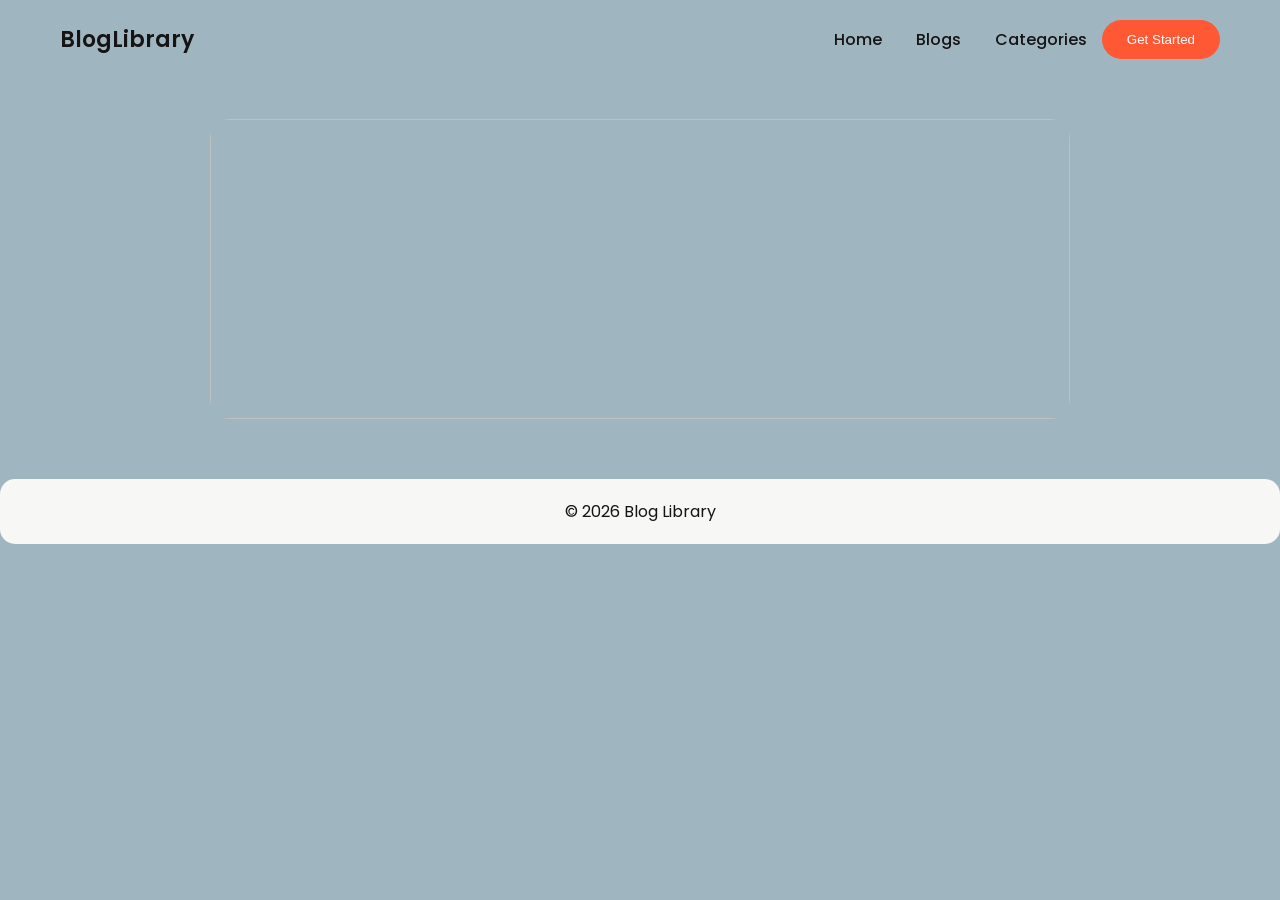
<file: Frontend/html/blog.html>
<!DOCTYPE html>
<html lang="en">
<head>
    <meta charset="UTF-8">
    <meta name="viewport" content="width=device-width, initial-scale=1.0">
    <title>Blog | Blog Library</title>

    <link rel="stylesheet" href="../css/style.css">
    <link href="https://fonts.googleapis.com/css2?family=Poppins:wght@300;400;600&display=swap" rel="stylesheet">
</head>

<body>

    <!-- Navbar -->
    <div id="navbar"></div>

    <!-- Blog Section -->
    <section class="blog-view">

        <h1 id="blogTitle"></h1>

        <p id="blogMeta"></p>

        <div class="blog-thumbnail">
            <img id="blogImage">
        </div>

        <div id="blogContent" class="blog-content"></div>

    </section>

    <!-- Footer -->
    <footer>
        <p>© 2026 Blog Library</p>
    </footer>

    <!-- Load Navbar -->
    <script>
        fetch("../components/navbar.html")
            .then(res => res.text())
            .then(data => {
                document.getElementById("navbar").innerHTML = data;
            });
    </script>

    <script src="../js/blog.js"></script>
     <script src="../js/auth.js"></script>

</body>
</html>
</file>
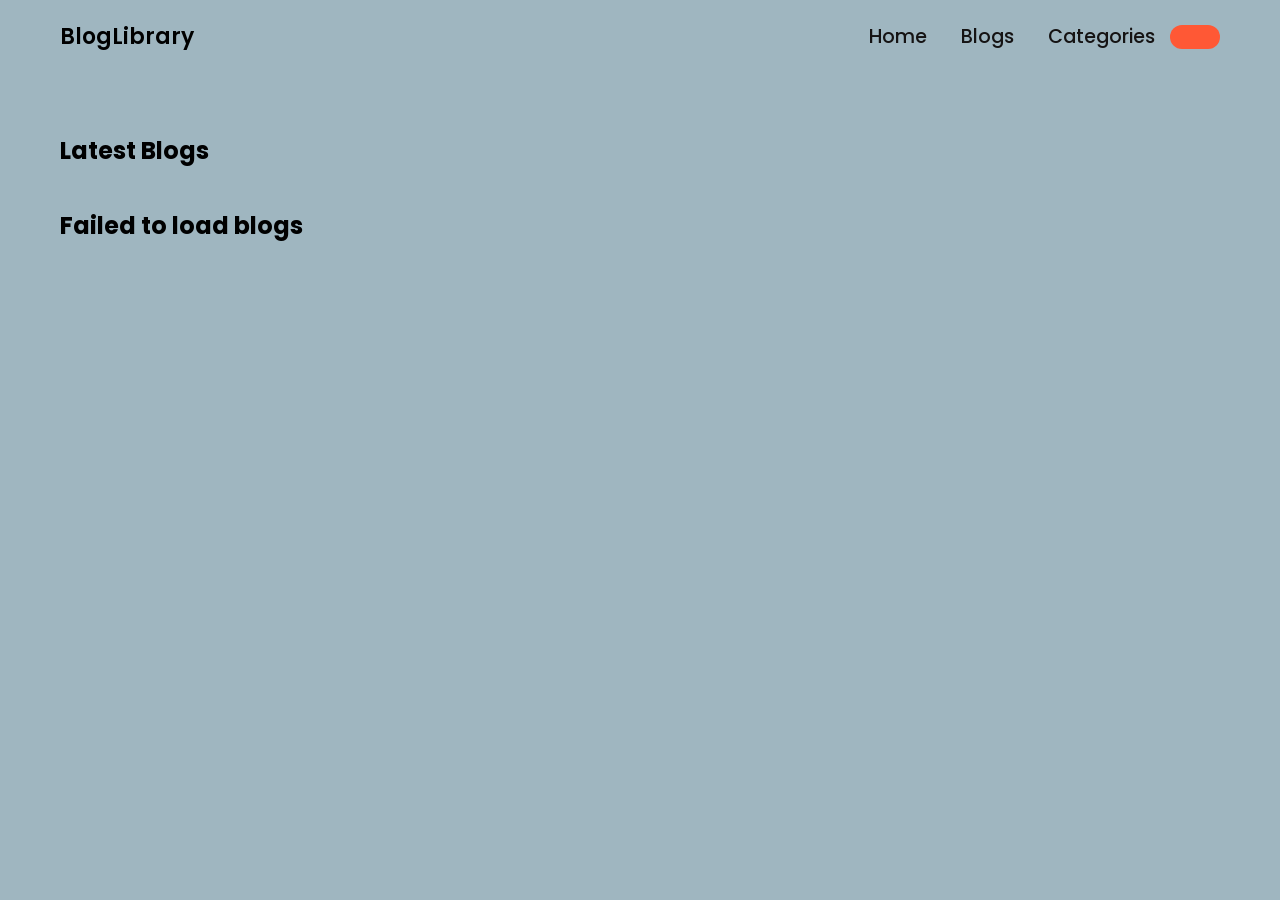
<file: Frontend/html/blogs.html>
<!DOCTYPE html>
<html lang="en">
<head>
    <meta charset="UTF-8">
    <meta name="viewport" content="width=device-width, initial-scale=1.0">
    <title>Blogs | Blog Library</title>

    <link rel="stylesheet" href="../css/blogs.css">
    <link href="https://fonts.googleapis.com/css2?family=Poppins:wght@300;400;600&display=swap" rel="stylesheet">
</head>

<body>

    <div id="navbar"></div>

    <section class="blogs-container">
        <h2>Latest Blogs</h2>

        <div id="blog-list" class="blog-grid">
            <!-- Default cards (fallback) -->
            <div class="blog-card">
                <img src="../assets/ram.png">
                <h3>Ram crisis</h3>
            </div>

            <div class="blog-card">
                <img src="../assets/dlss.png">
                <h3>DLSS five</h3>
            </div>

            <div class="blog-card">
                <img src="../assets/bali.png">
                <h3>Vacation in Bali</h3>
            </div>

            <div class="blog-card">
                <img src="../assets/mustang.png">
                <h3>Mustang GT</h3>
            </div>

            <div class="blog-card">
                <img src="../assets/laptop.png">
                <h3>How to repair a laptop?</h3>
            </div>
        </div>
    </section>
<!-- Navbar Load -->
    <script>
        fetch("../components/navbar.html")
            .then(res => res.text())
            .then(data => {
                document.getElementById("navbar").innerHTML = data;
            });
    </script>
    <script src="../js/blogs.js"></script>
    <script src="../js/loadComponents.js"></script>
<script src="../js/auth.js"></script>

</body>
</html>
</file>
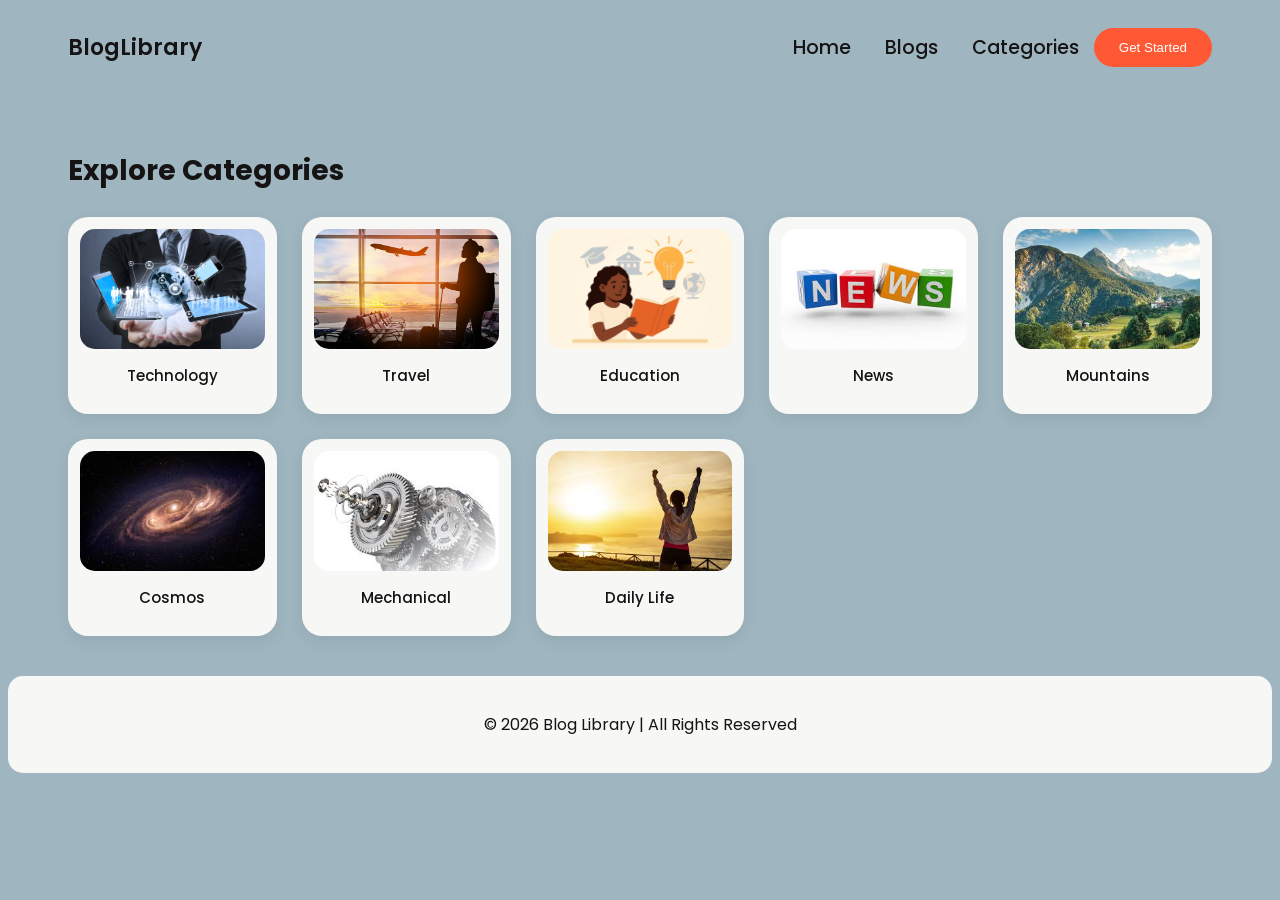
<file: Frontend/html/categories.html>
<!DOCTYPE html>
<html lang="en">
<head>
    <meta charset="UTF-8">
    <meta name="viewport" content="width=device-width, initial-scale=1.0">
    <title>Categories | Blog Library</title>
<link rel="stylesheet" href="../css/categories.css">

    <link href="https://fonts.googleapis.com/css2?family=Poppins:wght@300;400;600&display=swap" rel="stylesheet">
</head>

<body>

    <!-- Navbar -->
    <div id="navbar"></div>

    <!-- Page Heading -->
    <section class="categories-page">
        <h1>Explore Categories</h1>

        <div class="categories-grid" id="allCategories"></div>
    </section>

    <!-- Footer -->
    <footer>
        <p>© 2026 Blog Library | All Rights Reserved</p>
    </footer>

    <!-- Navbar Load -->
    <script>
        fetch("../components/navbar.html")
            .then(res => res.text())
            .then(data => {
                document.getElementById("navbar").innerHTML = data;
            });
    </script>
<script src="../js/auth.js"></script>
    <script src="../js/categories.js"></script>

</body>
</html>
</file>
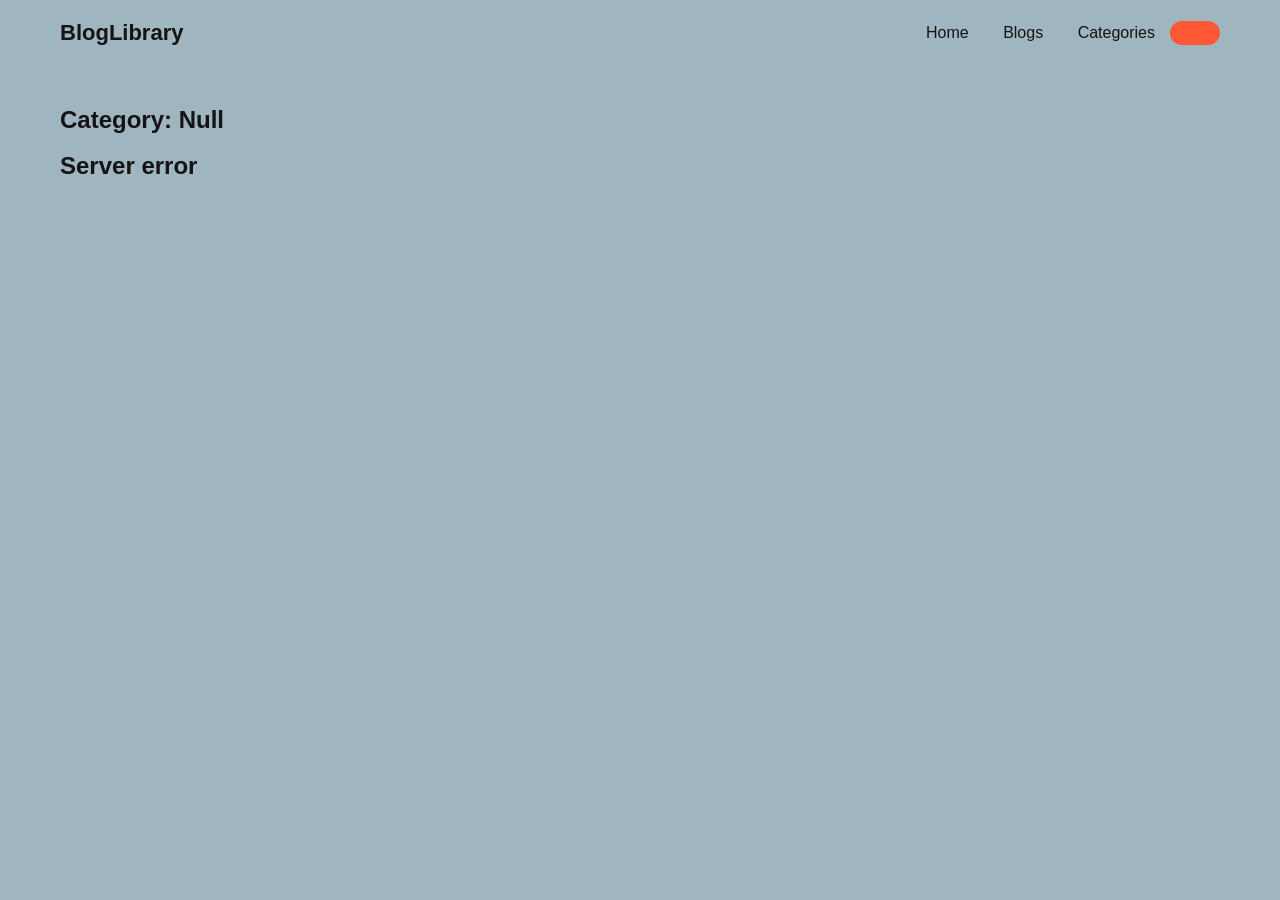
<file: Frontend/html/category-blogs.html>
<!DOCTYPE html>
<html lang="en">
<head>
    <meta charset="UTF-8">
    <title>Category Blogs</title>
    <link rel="stylesheet" href="../css/style.css">
</head>

<body>

    <div id="navbar"></div>

    <section>
        <h2 id="categoryTitle">Blogs</h2>
        <br>
        <div class="blog-container" id="blog-list"></div>
    </section>
<!-- Navbar Load -->
    <script>
        fetch("../components/navbar.html")
            .then(res => res.text())
            .then(data => {
                document.getElementById("navbar").innerHTML = data;
            });
    </script>
    <script src="../js/categoryBlogs.js"></script>
    <script src="../js/auth.js"></script>

</body>
</html>
</file>
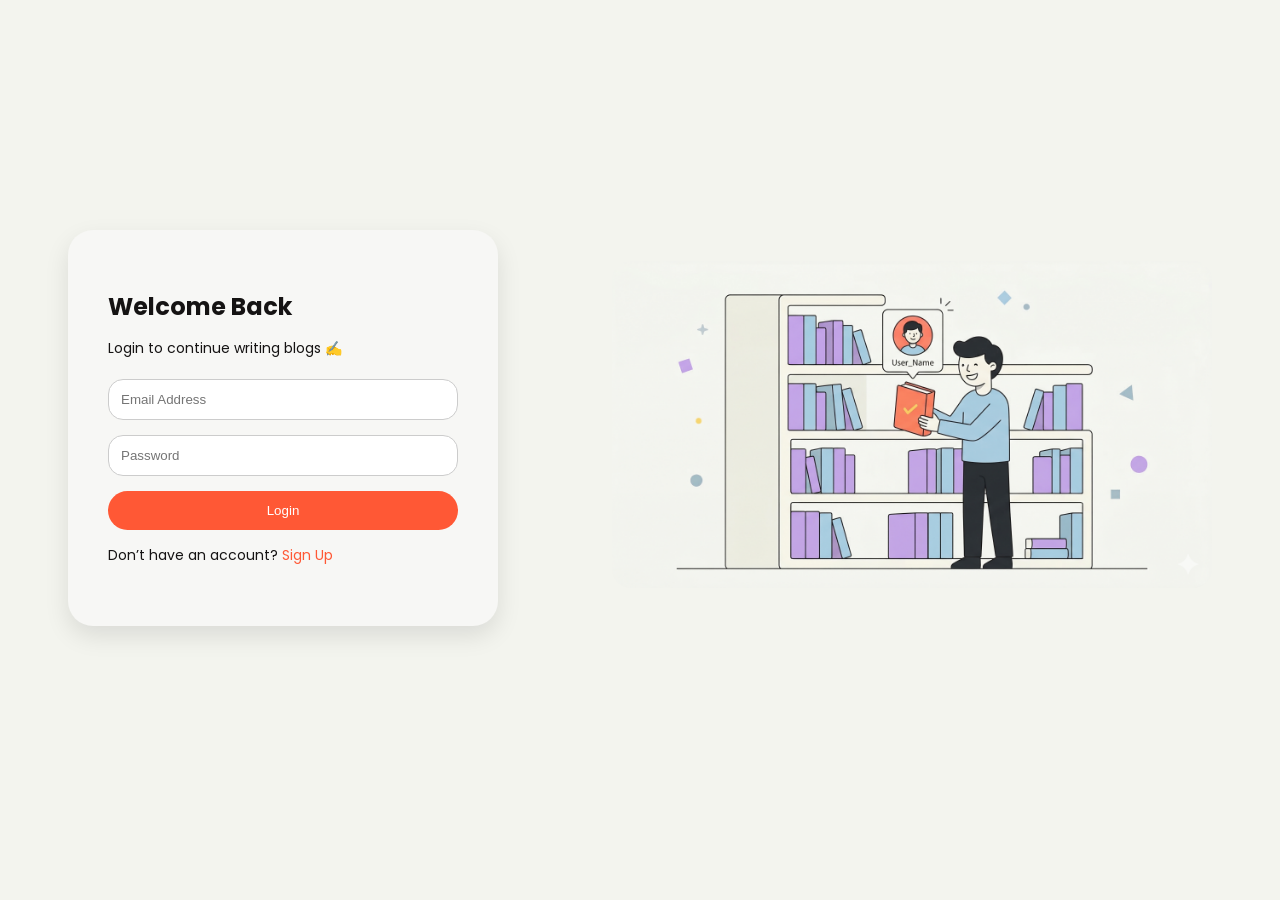
<file: Frontend/html/login.html>
<!DOCTYPE html>
<html lang="en">
<head>
    <meta charset="UTF-8">
    <meta name="viewport" content="width=device-width, initial-scale=1.0">
    <title>Login | Blog Library</title>

    <link rel="stylesheet" href="../css/form.css">
    <link href="https://fonts.googleapis.com/css2?family=Poppins:wght@300;400;600&display=swap" rel="stylesheet">
</head>

<body>

    <!-- <div id="navbar"></div> -->

    <section class="signup-container">

        <div class="signup-form">
            <h2>Welcome Back</h2>
            <p>Login to continue writing blogs ✍️</p>

            <form id="loginForm">
                <input type="email" id="email" placeholder="Email Address" required>
                <input type="password" id="password" placeholder="Password" required>

                <button type="submit" class="btn-primary">Login</button>
            </form>

            <p class="login-link">
                Don’t have an account? <a href="signup.html">Sign Up</a>
            </p>
        </div>

        <div class="signup-image">
            <img src="../assets/signup.png" alt="Login Illustration">
        </div>

    </section>

    <script src="../js/loadComponents.js"></script>
    <script src="../js/login.js"></script>
    <script src="../js/auth.js"></script>

</body>
</html>
</file>
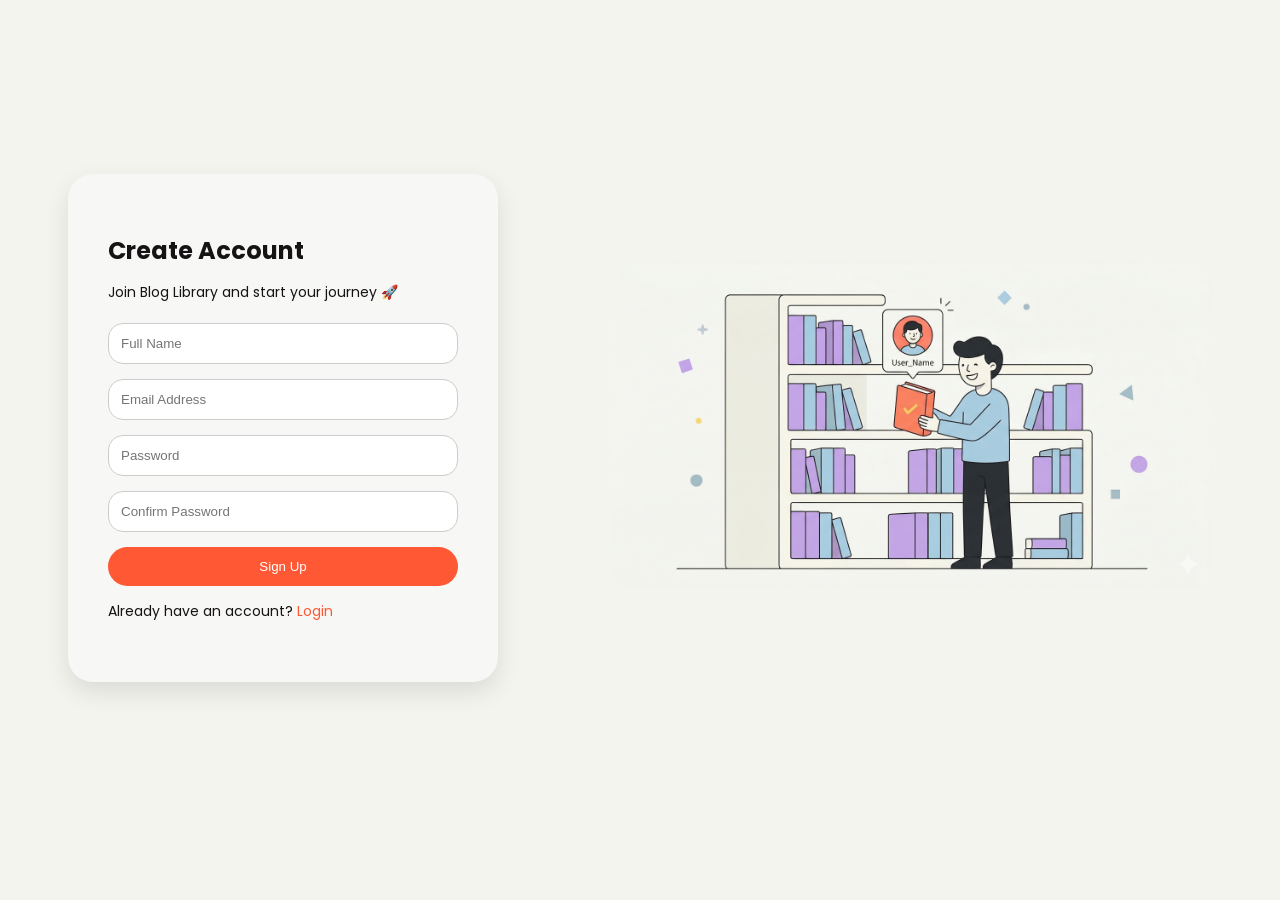
<file: Frontend/html/signup.html>
<!DOCTYPE html>
<html lang="en">
<head>
    <meta charset="UTF-8">
    <meta name="viewport" content="width=device-width, initial-scale=1.0">
    <title>Signup | Blog Library</title>
    <link rel="stylesheet" href="../css/form.css">

    <!-- Google Font -->
    <link href="https://fonts.googleapis.com/css2?family=Poppins:wght@300;400;600&display=swap" rel="stylesheet">
</head>

<body>

    <!--  Navbar -->
    <!-- <div id="navbar"></div> -->

    <!--  Signup Section -->
    <section class="signup-container">

        <!-- Left Side (Form) -->
        <div class="signup-form">
            <h2>Create Account</h2>
            <p>Join Blog Library and start your journey 🚀</p>

            <form id="signupForm">
    <input type="text" id="name" placeholder="Full Name" required>
    <input type="email" id="email" placeholder="Email Address" required>
    <input type="password" id="password" placeholder="Password" required>
    <input type="password" id="confirmPassword" placeholder="Confirm Password" required>

    <button type="submit" class="btn-primary">Sign Up</button>
</form>

            <p class="login-link">
                Already have an account? <a href="login.html">Login</a>
            </p>
        </div>

        <!-- Right Side (Image Placeholder) -->
        <div class="signup-image">
            <img src="../assets/signup.png" alt="Signup Illustration">
        </div>

    </section>

    <!--  Load Navbar -->
    <!-- <script>
        fetch("../components/navbar.html")
            .then(res => res.text())
            .then(data => {
                document.getElementById("navbar").innerHTML = data;
            });
    </script> -->
    <script src="../js/signup.js"></script>
    <script src="../js/loadComponents.js"></script>
<script src="../js/auth.js"></script>
    

</body>
</html>
</file>
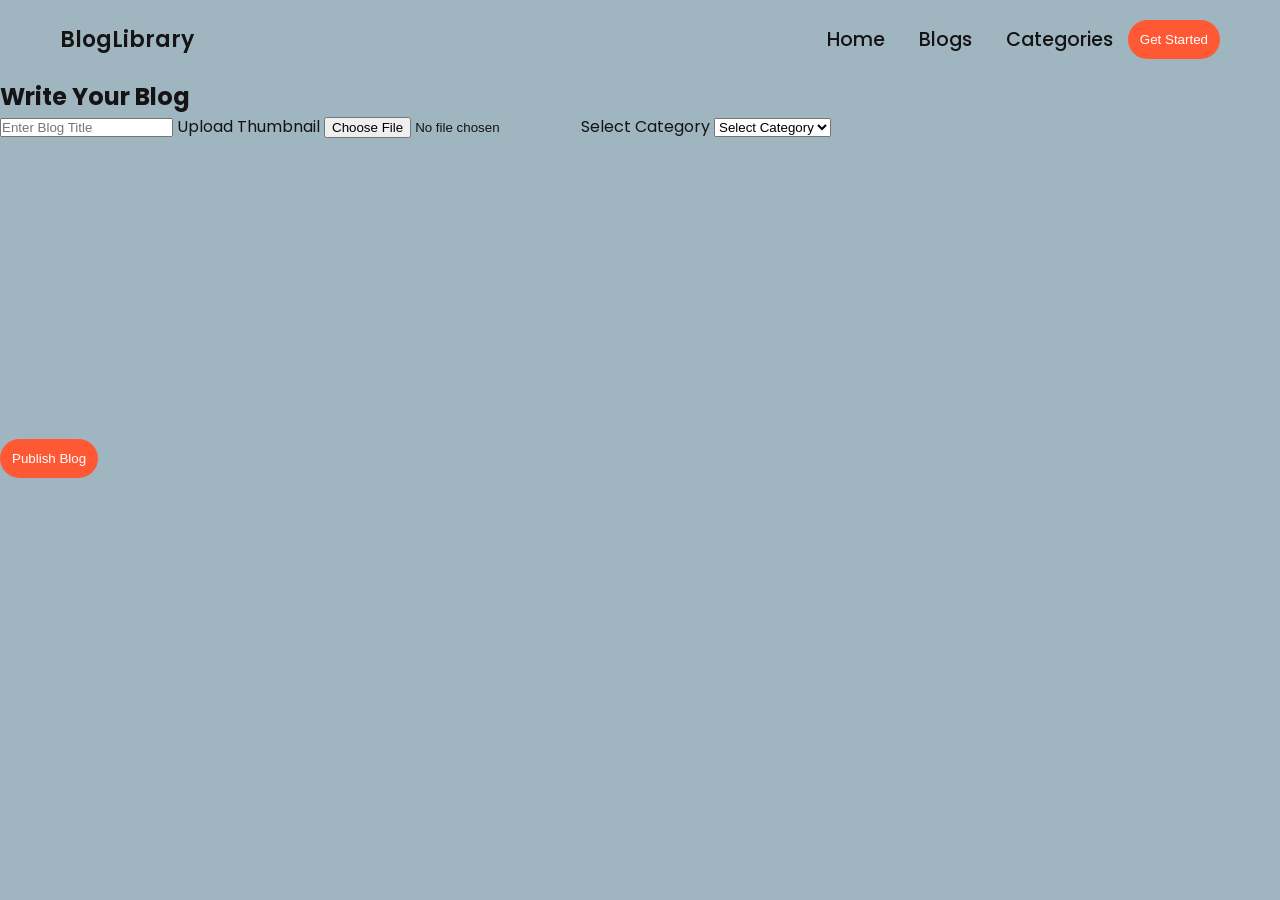
<file: Frontend/html/write-blog.html>
<!DOCTYPE html>
<html lang="en">
<head>
    <meta charset="UTF-8">
    <meta name="viewport" content="width=device-width, initial-scale=1.0">
    <title>Write Blog | Blog Library</title>

   <link rel="stylesheet" href="../css/write.css">

<link href="https://cdn.quilljs.com/1.3.6/quill.snow.css" rel="stylesheet">

<link href="https://fonts.googleapis.com/css2?family=Poppins:wght@300;400;600&display=swap" rel="stylesheet">
</head>

<body>

    <div id="navbar"></div>

    <section class="editor-container">
        <h2>Write Your Blog</h2>

        <div class="blog-form">

    <!-- Title -->
    <input type="text" class="blog-title" placeholder="Enter Blog Title">

    <!-- Thumbnail Upload -->
    <label>Upload Thumbnail</label>
    <input type="file" id="thumbnailInput" accept="image/*">

    <!-- Preview -->
    <img id="thumbnailPreview" style="display:none; width:200px; margin-top:10px; border-radius:10px;">

    <!-- Category -->
    <label>Select Category</label>
    <select id="category">
        <option value="">Select Category</option>
        <option value="technology">Technology</option>
        <option value="lifestyle">Daily-life</option>
        <option value="education">Education</option>
        <option value="travel">Travel</option>
        <option value="travel">News</option>
        <option value="travel">Mountains</option>
        <option value="travel">Mechanical</option>
    </select>

</div>
        <div id="editor" style = "height: 300px;"></div>

        <button class="btn-primary" onclick="submitBlog()">Publish Blog</button>
    </section>

    <script src="https://cdn.quilljs.com/1.3.6/quill.js"></script>
<script src="../js/write.js"></script>
<script src="../js/loadComponents.js"></script>
<script src="../js/auth.js"></script>

</body>

</html>
</file>
<file: Frontend/css/style.css>
:root {
    --bg-color: #9fb6c0;
    --text-dark: #151313;
    --primary-color: #ff5835;
    --secondary-color: #151313;
    --accent-purple: #be94f5;
    --accent-yellow: #fccc42;
    --accent-blue: #a8d0e6;
    --card-bg: #f7f7f5;
    --border-radius: 20px;
    --btn-radius: 25px;
    --shadow: 0 5px 15px rgba(0,0,0,0.1);
    --transition: 0.3s ease;
}

/* RESET */
* {
    margin: 0;
    padding: 0;
    box-sizing: border-box;
}

/* BODY */
body {
    font-family: 'Poppins', sans-serif;
    background-color: var(--bg-color);
    color: var(--text-dark);
}

/* COMMON SECTION */
section {
    padding: 40px 60px;
}

/* NAVBAR */
.navbar {
    display: flex;
    justify-content: space-between;
    align-items: center;
    padding: 20px 60px;
}

.logo {
    font-size: 22px;
    font-weight: 600;
}

.navbar nav {
    margin-left: auto;
}

.navbar nav a {
    text-decoration: none;
    margin: 0 15px;
    color: #151313;
    font-weight: 500;
    transition: 0.3s;
}

.navbar nav a:hover {
    color: #ff5835;
}

/* BUTTONS */
.btn-primary {
    background: #ff5835;
    color: white;
    border: none;
    padding: 12px 25px;
    border-radius: 25px;
    cursor: pointer;
    transition: 0.3s;
}

.btn-primary:hover {
    transform: translateY(-2px);
    box-shadow: 0 5px 15px rgba(0,0,0,0.2);
}

.btn-secondary {
    background: #151313;
    color: white;
    border: none;
    padding: 8px 15px;
    border-radius: 15px;
    cursor: pointer;
}

/* HERO */
.hero {
    display: flex;
    justify-content: space-between;
    align-items: center;
}

.hero-text {
    max-width: 500px;
}

.hero-text h1 {
    font-size: 52px;
}

.hero-text span {
    color: #ff5835;
}

.hero-text p {
    margin: 20px 0;
}

.hero-image {
    width: 450px;
    border-radius: 20px;
}

/* ========================= */
/* CATEGORY SECTION */
/* ========================= */

.slider-header {
    display: flex;
    justify-content: space-between;
    align-items: center;
    margin-bottom: 20px;
}

/* 🔥 GRID FOR 5 CATEGORY CARDS */
.slider {
    display: grid;
    grid-template-columns: repeat(5, 1fr);
    gap: 20px;
}

.category-card {
    border-radius: 20px;
    background: #f7f7f5;
    cursor: pointer;
    transition: 0.3s;
    text-align: center;
    box-shadow: 0 5px 15px rgba(0,0,0,0.1);
}

.category-card:hover {
    transform: translateY(-6px);
}

.category-image {
    height: 130px;
    padding: 10px;
}

.category-image img {
    width: 100%;
    height: 100%;
    object-fit: cover;
    border-radius: 15px;
}

.category-card h3 {
    padding: 10px;
}

/* VIEW ALL BUTTON */
.view-all {
    border: 1px solid #151313;
    background: transparent;
    padding: 8px 18px;
    border-radius: 20px;
    cursor: pointer;
}

.view-all:hover {
    background: #151313;
    color: white;
}

/* ========================= */
/* BLOG SECTION */
/* ========================= */

.blogs-header {
    display: flex;
    justify-content: space-between;
    align-items: center;
    margin-bottom: 20px;
}

/* 🔥 GRID FOR BLOGS */
.blog-container {
    display: grid;
    grid-template-columns: repeat(5, 1fr);
    gap: 20px;
}

/* CARD */
.blog-card {
    border-radius: 20px;
    padding: 15px;
    display: flex;
    flex-direction: column;
    min-height: 260px;
    transition: 0.3s;
    box-shadow: 0 5px 15px rgba(0,0,0,0.1);
    cursor: pointer;
}

.blog-card:hover {
    transform: translateY(-5px);
}

/* COLORS */
.yellow {
    background: #fccc42;
}

.purple {
    background: #be94f5;
}

.blue {
    background: #a8d0e6;
}

/* IMAGE */
.blog-image {
    width: 100%;
    height: 140px;
    border-radius: 15px;
    overflow: hidden;
    margin-bottom: 10px;
}

.blog-image img {
    width: 100%;
    height: 100%;
    object-fit: cover;
}

/* TEXT */
.blog-card h3 {
    font-size: 15px;
    margin-bottom: 5px;
}

.blog-card p {
    font-size: 13px;
    margin-bottom: 10px;
}

/* BUTTON ALIGN */
.blog-card button {
    margin-top: auto;
}

/* ========================= */
/* BLOG VIEW PAGE */
/* ========================= */

.blog-view {
    max-width: 900px;
    margin: auto;
    padding: 40px 20px;
}

.blog-thumbnail {
    width: 100%;
    height: 300px;
    border-radius: 20px;
    overflow: hidden;
    margin-bottom: 20px;
}

.blog-thumbnail img {
    width: 100%;
    height: 100%;
    object-fit: cover;
}

.blog-content img {
    max-width: 100%;
    margin: 15px 0;
}

.blog-content {
    line-height: 1.6;
}

/* ========================= */
/* CTA */
/* ========================= */

.cta {
    text-align: center;
    padding: 70px 20px;
}

/* ========================= */
/* FOOTER */
/* ========================= */

footer {
    text-align: center;
    padding: 20px;
    background: #f7f7f5;
    border-radius: 15px;
}

/* ========================= */
/* RESPONSIVE */
/* ========================= */

@media (max-width: 1200px) {
    .blog-container,
    .slider {
        grid-template-columns: repeat(4, 1fr);
    }
}

@media (max-width: 900px) {
    .blog-container,
    .slider {
        grid-template-columns: repeat(3, 1fr);
    }
}

@media (max-width: 600px) {
    .blog-container,
    .slider {
        grid-template-columns: repeat(2, 1fr);
    }

    .hero {
        flex-direction: column;
        text-align: center;
    }

    .navbar {
        flex-direction: column;
        gap: 10px;
    }
}

.categories-grid {
    display: grid;
    grid-template-columns: repeat(5, 1fr);
    gap: 20px;
}
</file>
<file: Frontend/css/blogs.css>
body {
    font-family: 'Poppins', sans-serif;
    background-color: #9fb6c0;
    margin: 0;
}

.blogs-container {
    padding: 40px 60px;
}

.blog-grid {
    display: grid;
    grid-template-columns: repeat(auto-fit, minmax(250px, 1fr));
    gap: 25px;
}

.blog-card {
    background: #f7f7f5;
    padding: 15px;
    border-radius: 20px;
    text-align: center;
    transition: 0.3s;
}

.blog-card:hover {
    transform: translateY(-5px);
}

.blog-card img {
    width: 100%;
    height: 150px;
    object-fit: cover;
    border-radius: 15px;
}

.blog-card h3 {
    margin-top: 10px;
}


/*  Navbar */
.navbar {
    display: flex;
    justify-content: space-between;
    align-items: center;
    padding: 20px 60px;
}

.logo {
    font-size: 22px;
    font-weight: 600;
}
.navbar nav{
    margin-left:auto;
}

.navbar nav a {
    text-decoration: none;
    margin: 0 15px;
    color: #151313;
    font-weight: 500;
    transition: 0.3s;
    font-size: larger;
}

.navbar nav a:hover {
    color: #ff5835;
}

/*  Buttons */
.btn {
    border: 1px solid #151313;
    background: transparent;
    padding: 8px 18px;
    border-radius: 20px;
    cursor: pointer;
    transition: 0.3s;
}

.btn:hover {
    background: #151313;
    color: white;
}

.btn-primary {
    background: #ff5835;
    color: white;
    border: none;
    padding: 12px 25px;
    border-radius: 25px;
    cursor: pointer;
    transition: 0.3s;
}

.btn-primary:hover {
    transform: translateY(-2px);
    box-shadow: 0 5px 15px rgba(0,0,0,0.2);
}

.btn-secondary {
    background: #be94f5;
    border: none;
    padding: 10px 20px;
    border-radius: 20px;
    cursor: pointer;
}


/* READ MORE BUTTON */
.read-btn {
    margin-top: auto;
    padding: 8px 18px;
    border-radius: 25px;
    border: none;

    background: #151313;
    color: white;

    font-size: 13px;
    font-weight: 500;

    cursor: pointer;
    transition: all 0.3s ease;
}

/* Hover */
.read-btn:hover {
    background: #ff5835;
    transform: translateY(-2px);
}

/* Click */
.read-btn:active {
    transform: scale(0.95);
}
</file>
<file: Frontend/css/categories.css>
/* ========================= */
/* CATEGORIES PAGE */
/* ========================= */
/* BODY */
body {
    font-family: 'Poppins', sans-serif;
    background-color: #9fb6c0;
    color: #151313;
}
.categories-page {
    padding: 40px 60px;
}

/* Heading */
.categories-page h1 {
    font-size: 28px;
    margin-bottom: 25px;
}

/* ========================= */
/* GRID LAYOUT */
/* ========================= */

.categories-grid {
    display: grid;

    /* 🔥 5 cards per row */
    grid-template-columns: repeat(5, 1fr);

    gap: 25px;
}

/* ========================= */
/* CATEGORY CARD */
/* ========================= */

.category-card {
    background: #f7f7f5;
    border-radius: 20px;

    padding: 12px;
    text-align: center;

    cursor: pointer;
    transition: 0.3s;

    box-shadow: 0 5px 15px rgba(0,0,0,0.08);
}

/* Hover effect */
.category-card:hover {
    transform: translateY(-6px);
    box-shadow: 0 10px 25px rgba(0,0,0,0.15);
}

/* ========================= */
/* IMAGE */
/* ========================= */

.category-image {
    width: 100%;
    height: 120px;

    border-radius: 15px;
    overflow: hidden;

    margin-bottom: 10px;
}

.category-image img {
    width: 100%;
    height: 100%;
    object-fit: cover;
}

/* ========================= */
/* TEXT */
/* ========================= */

.category-card h3 {
    font-size: 15px;
    font-weight: 500;
}

/* ========================= */
/* RESPONSIVE */
/* ========================= */

@media (max-width: 1200px) {
    .categories-grid {
        grid-template-columns: repeat(4, 1fr);
    }
}

@media (max-width: 900px) {
    .categories-grid {
        grid-template-columns: repeat(3, 1fr);
    }
}

@media (max-width: 600px) {
    .categories-grid {
        grid-template-columns: repeat(2, 1fr);
    }

    .categories-page {
        padding: 30px 20px;
    }
}


/*  Navbar */
.navbar {
    display: flex;
    justify-content: space-between;
    align-items: center;
    padding: 20px 60px;
}

.logo {
    font-size: 22px;
    font-weight: 600;
}
.navbar nav{
    margin-left:auto;
}

.navbar nav a {
    text-decoration: none;
    margin: 0 15px;
    color: #151313;
    font-weight: 500;
    transition: 0.3s;
    font-size: larger;
}

.navbar nav a:hover {
    color: #ff5835;
}

/*  Buttons */
.btn {
    border: 1px solid #151313;
    background: transparent;
    padding: 8px 18px;
    border-radius: 20px;
    cursor: pointer;
    transition: 0.3s;
}

.btn:hover {
    background: #151313;
    color: white;
}

.btn-primary {
    background: #ff5835;
    color: white;
    border: none;
    padding: 12px 25px;
    border-radius: 25px;
    cursor: pointer;
    transition: 0.3s;
}

.btn-primary:hover {
    transform: translateY(-2px);
    box-shadow: 0 5px 15px rgba(0,0,0,0.2);
}

.btn-secondary {
    background: #be94f5;
    border: none;
    padding: 10px 20px;
    border-radius: 20px;
    cursor: pointer;
}

footer {
    text-align: center;
    padding: 20px;
    background: #f7f7f5;
    border-radius: 15px;
}
</file>
<file: Frontend/css/form.css>
body {
    font-family: 'Poppins', sans-serif;
    background-color: #f3f4ee;
    color: #151313;
}
/*  Signup Page */

.signup-container {
    display: flex;
    align-items: center;
    justify-content: space-between;
    padding: 60px;
    min-height: 80vh;
    flex-wrap: wrap;
}
/*  Navbar */
.navbar {
    display: flex;
    justify-content: space-between;
    align-items: center;
    padding: 20px 60px;
}

.logo {
    font-size: 22px;
    font-weight: 600;
}
.navbar nav{
    margin-left:auto;
}

.navbar nav a {
    text-decoration: none;
    margin: 0 15px;
    color: #151313;
    font-weight: 500;
    transition: 0.3s;
    font-size: larger;
}

.navbar nav a:hover {
    color: #ff5835;
}
/* Form */
.signup-form {
    background: #f7f7f5;
    padding: 40px;
    border-radius: 25px;
    width: 350px;
    box-shadow: 0 10px 25px rgba(0,0,0,0.1);
}

.signup-form h2 {
    margin-bottom: 10px;
}

.signup-form p {
    margin-bottom: 20px;
    font-size: 14px;
}

.signup-form form {
    display: flex;
    flex-direction: column;
}

.signup-form input {
    margin-bottom: 15px;
    padding: 12px;
    border-radius: 15px;
    border: 1px solid #ccc;
    outline: none;
}

.signup-form input:focus {
    border-color: #ff5835;
}

/* Login link */
.login-link {
    margin-top: 15px;
    font-size: 14px;
}

.login-link a {
    color: #ff5835;
    text-decoration: none;
}

/* Image */
.signup-image img {
    width: 600px;
    border-radius: 20px;
    
}

/* Responsive */
@media (max-width: 768px) {
    .signup-container {
        flex-direction: column;
        text-align: center;
    }

    .signup-image img {
        margin-top: 30px;
        width: 250px;
    }



}

/*  Buttons */
.btn {
    border: 1px solid #151313;
    background: transparent;
    padding: 8px 18px;
    border-radius: 20px;
    cursor: pointer;
    transition: 0.3s;
}

.btn:hover {
    background: #151313;
    color: white;
}

.btn-primary {
    background: #ff5835;
    color: white;
    border: none;
    padding: 12px 25px;
    border-radius: 25px;
    cursor: pointer;
    transition: 0.3s;
}

.btn-primary:hover {
    transform: translateY(-2px);
    box-shadow: 0 5px 15px rgba(0,0,0,0.2);
}

.btn-secondary {
    background: #be94f5;
    border: none;
    padding: 10px 20px;
    border-radius: 20px;
    cursor: pointer;
}
</file>
<file: Frontend/css/write.css>
/* 🔹 Reset (optional but safe) */
* {
    margin: 0;
    padding: 0;
    box-sizing: border-box;
}

/* 🔹 Body */
body {
    font-family: 'Poppins', sans-serif;
    background-color: #9fb6c0;
    color: #151313;
}

/* 🔹 Layout */
.write-container {
    display: flex;
    justify-content: space-between;
    align-items: center;
    padding: 60px;
    min-height: 80vh;
    flex-wrap: wrap;
}

/* 🔹 Form Card */
.write-form {
    background: #f7f7f5;
    padding: 40px;
    border-radius: 25px;
    width: 420px;
    box-shadow: 0 10px 25px rgba(0,0,0,0.1);
}

.write-form h2 {
    margin-bottom: 10px;
}

.write-form p {
    margin-bottom: 20px;
    font-size: 14px;
}

/* 🔹 Form Inputs */
.write-form form {
    display: flex;
    flex-direction: column;
}

.write-form input,
.write-form select,
.write-form textarea {
    margin-bottom: 15px;
    padding: 12px;
    border-radius: 15px;
    border: 1px solid #ccc;
    outline: none;
    font-size: 14px;
}

/* Textarea specific */
.write-form textarea {
    resize: none;
}
/*  Navbar */
.navbar {
    display: flex;
    justify-content: space-between;
    align-items: center;
    padding: 20px 60px;
}

.logo {
    font-size: 22px;
    font-weight: 600;
}
.navbar nav{
    margin-left:auto;
}

.navbar nav a {
    text-decoration: none;
    margin: 0 15px;
    color: #151313;
    font-weight: 500;
    transition: 0.3s;
    font-size: larger;
}

.navbar nav a:hover {
    color: #ff5835;
}
/* Focus effect */
.write-form input:focus,
.write-form select:focus,
.write-form textarea:focus {
    border-color: #ff5835;
}

/* 🔹 Button */
.btn-primary {
    background: #ff5835;
    color: white;
    border: none;
    padding: 12px;
    border-radius: 20px;
    cursor: pointer;
    transition: 0.3s;
}

.btn-primary:hover {
    transform: translateY(-2px);
}

/* 🔹 Image Section */
.write-image img {
    width: 420px;
    border-radius: 25px;
}

/* 🔹 Responsive */
@media (max-width: 768px) {
    .write-container {
        flex-direction: column;
        text-align: center;
    }

    .write-image img {
        width: 250px;
        margin-top: 30px;
    }
}
</file>
